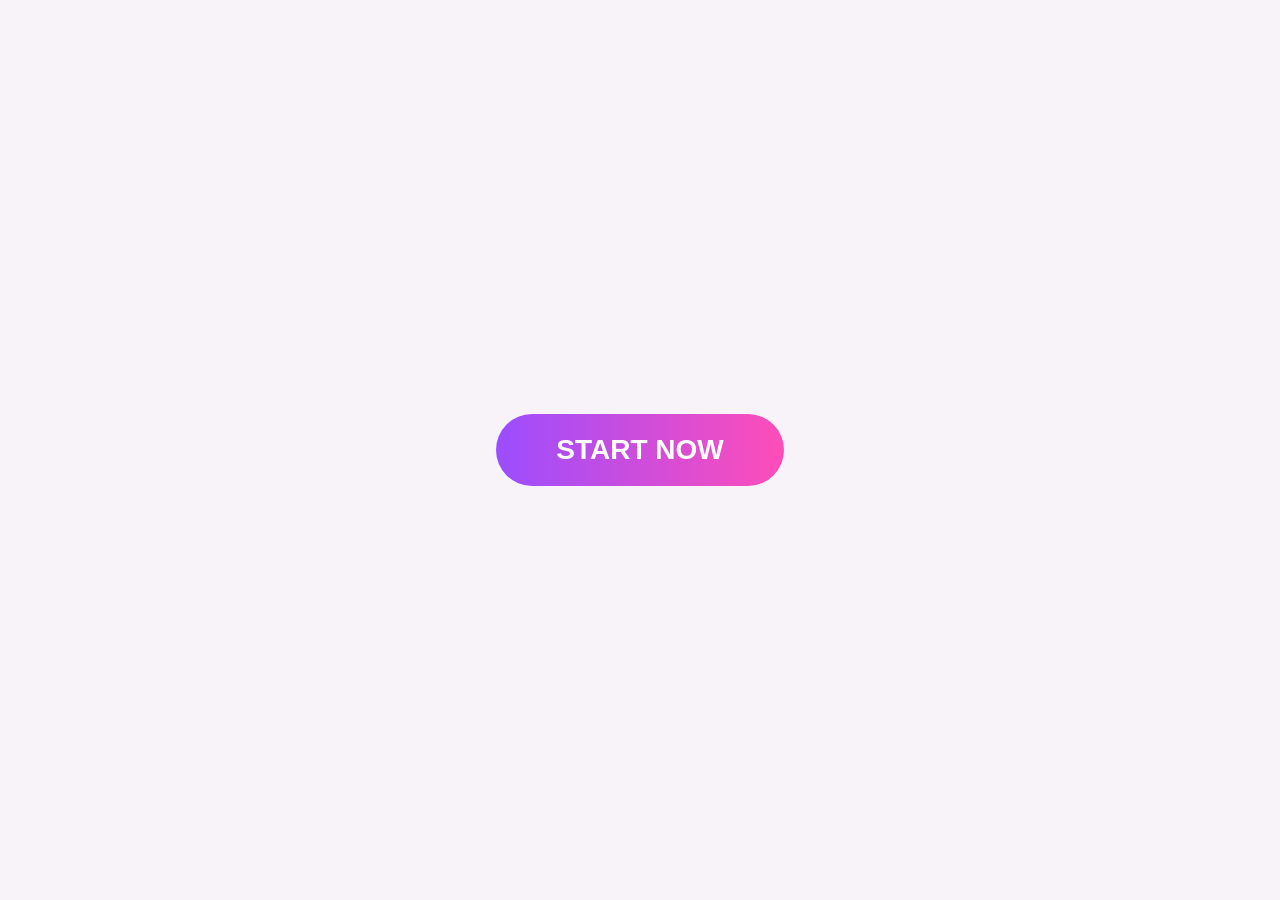
<file: index.html>
<!DOCTYPE html>
<html lang="en">

<head>
<meta charset="UTF-8">
<meta name="viewport" content="width=device-width, initial-scale=1.0">

<title>Legacy Pole & Aerial Dance Studio</title>

<style>

body{
margin:0;
font-family:Arial,sans-serif;
background:#f7f3f8;
display:flex;
justify-content:center;
align-items:center;
height:100vh;
}

.start-btn{
padding:20px 60px;
border-radius:50px;
background:linear-gradient(90deg,#9b4dff,#ff4db8);
color:white;
font-size:28px;
font-weight:bold;
text-decoration:none;
}

</style>
</head>

<body>

<a href="booking.html" class="start-btn">
START NOW
</a>

</body>
</html>
</file>
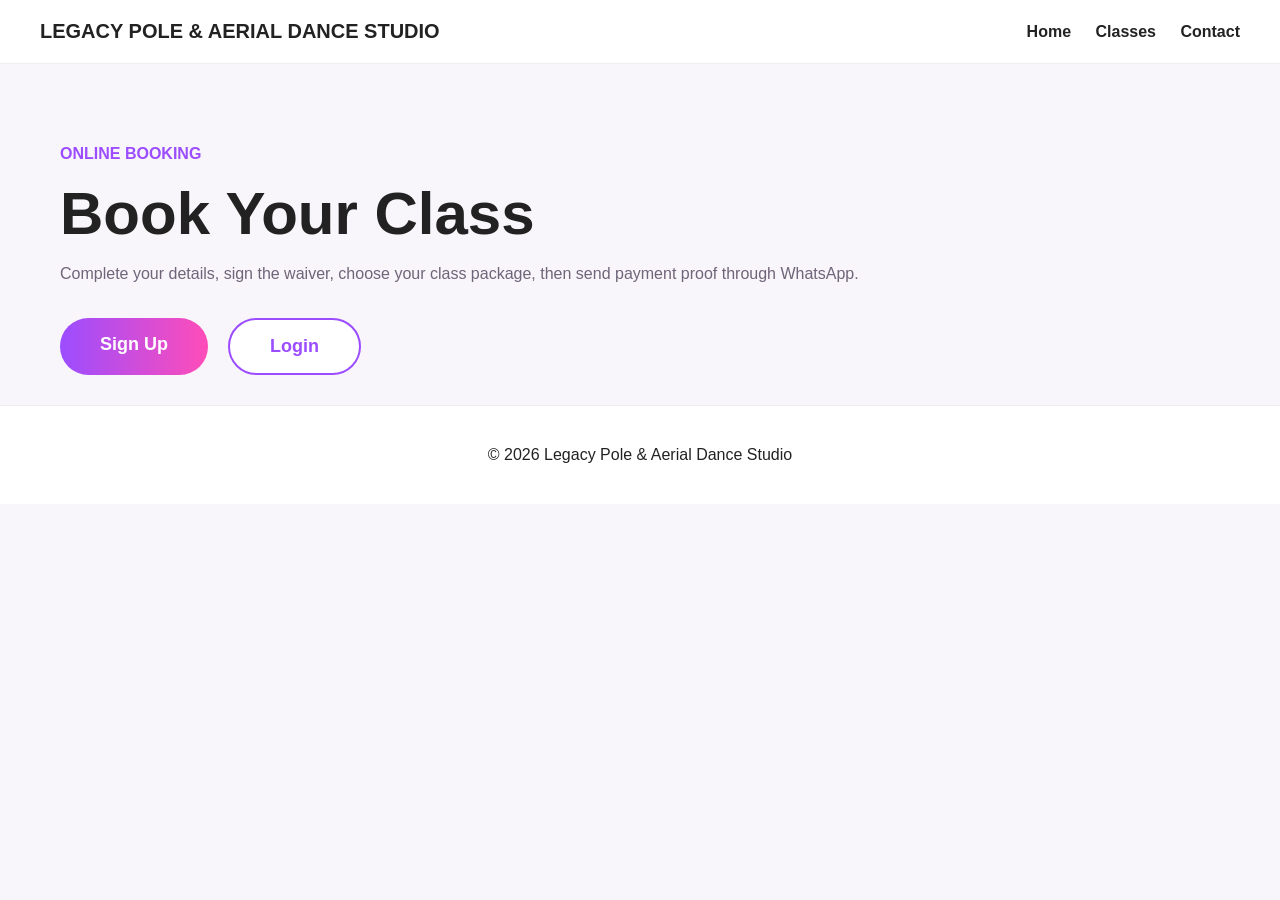
<file: booking.html>
<!DOCTYPE html>
<html lang="en">
<head>
<meta charset="UTF-8">
<meta name="viewport" content="width=device-width, initial-scale=1.0">

<title>Book Pole Classes | Legacy Pole & Aerial Dance Studio Cavite</title>

<meta name="description" content="Book pole dance and aerial classes in Cavite at Legacy Pole & Aerial Dance Studio. Secure online booking, waiver agreement, class packages, and payment instructions.">

<meta name="keywords" content="Pole Dance Cavite, Aerial Dance Cavite, Pole Studio Tanza, Pole Classes Philippines, Legacy Pole Studio, Pole Fitness Cavite">

<link rel="stylesheet" href="styles.css">

<style>

body{
font-family:Arial,sans-serif;
margin:0;
background:#f8f5fb;
color:#222;
}

header{
background:#fff;
padding:20px 40px;
display:flex;
justify-content:space-between;
align-items:center;
border-bottom:1px solid #eee;
position:sticky;
top:0;
z-index:999;
}

.logo{
font-weight:bold;
font-size:20px;
}

nav a{
margin-left:20px;
text-decoration:none;
color:#222;
font-weight:bold;
}

.hero{
padding:60px 20px 30px;
max-width:1200px;
margin:auto;
}

.hero h1{
font-size:60px;
margin-bottom:10px;
}

.steps{
display:grid;
grid-template-columns:repeat(5,1fr);
gap:10px;
margin-top:30px;
}

.step{
background:linear-gradient(90deg,#9b4dff,#ff4db8);
color:white;
padding:14px;
text-align:center;
border-radius:30px;
font-weight:bold;
}

.container{
max-width:1200px;
margin:auto;
display:grid;
grid-template-columns:1fr 1fr;
gap:30px;
padding:30px 20px 80px;
}

.card{
background:white;
padding:30px;
border-radius:25px;
box-shadow:0 4px 20px rgba(0,0,0,0.06);
}

h2{
font-size:28px;
margin-bottom:20px;
}

input,select,textarea{
width:100%;
padding:15px;
margin-bottom:20px;
border-radius:12px;
border:1px solid #ddd;
font-size:16px;
box-sizing:border-box;
}

button{
width:100%;
padding:18px;
border:none;
border-radius:40px;
background:linear-gradient(90deg,#9b4dff,#ff4db8);
color:white;
font-size:18px;
font-weight:bold;
cursor:pointer;
}

button:hover{
opacity:0.9;
}

.pdf-box{
height:500px;
border-radius:20px;
overflow:hidden;
border:1px solid #ddd;
margin-bottom:20px;
}

iframe{
width:100%;
height:100%;
border:none;
}

.check{
display:flex;
align-items:center;
gap:10px;
margin-bottom:20px;
}

footer{
text-align:center;
padding:40px;
background:white;
border-top:1px solid #eee;
}

@media(max-width:900px){

.hero h1{
font-size:42px;
}

.steps{
grid-template-columns:1fr;
}

.container{
grid-template-columns:1fr;
}

}
.start-options{
display:flex;
gap:20px;
margin-top:30px;
}

.start-action{
display:inline-block;
padding:16px 40px;
border-radius:40px;
background:linear-gradient(90deg,#9b4dff,#ff4db8);
color:white;
text-decoration:none;
font-weight:bold;
font-size:18px;
}

.start-action.secondary{
background:white;
color:#9b4dff;
border:2px solid #9b4dff;
}

@media(max-width:900px){
.start-options{
flex-direction:column;
}
}
</style>

</head>

<body>

<header>

<div class="logo">
LEGACY POLE & AERIAL DANCE STUDIO
</div>

<nav>
<a href="index.html">Home</a>
<a href="classes.html">Classes</a>
<a href="contact.html">Contact</a>
</nav>

</header>

<section class="hero">

<p style="color:#9b4dff;font-weight:bold;">
ONLINE BOOKING
</p>

<h1>Book Your Class</h1>

<p>
Complete your details, sign the waiver, choose your class package, then send payment proof through WhatsApp.
</p>

<div class="start-options">
  <a href="signup.html" class="start-action">Sign Up</a>
  <a href="login.html" class="start-action secondary">Login</a>
</div>

</section>


<footer>

© 2026 Legacy Pole & Aerial Dance Studio

</footer>

<script>

function validateWaiver(){

const waiverChecked =
document.getElementById("waiverAgree").checked;

const signature =
document.getElementById("signature").value.trim();

if(!waiverChecked){
alert("Please agree to the waiver before booking.");
return;
}

if(signature === ""){
alert("Please enter your digital signature.");
return;
}

sendBooking();

}

function sendBooking(){

const name =
document.getElementById("name").value;

const phone =
document.getElementById("phone").value;

const email =
document.getElementById("email").value;

const classType =
document.getElementById("classType").value;

const day =
document.getElementById("day").value;

const packageType =
document.getElementById("package").value;

const notes =
document.getElementById("notes").value;

const signature =
document.getElementById("signature").value;

const message =
`NEW BOOKING REQUEST

Name: ${name}
Phone: ${phone}
Email: ${email}

Class: ${classType}
Date: ${day}
Package: ${packageType}

Digital Signature:
${signature}

Notes:
${notes}`;

window.open(
`https://wa.me/639063782296?text=${encodeURIComponent(message)}`,
'_blank'
);

}

</script>

</body>
</html>
</file>
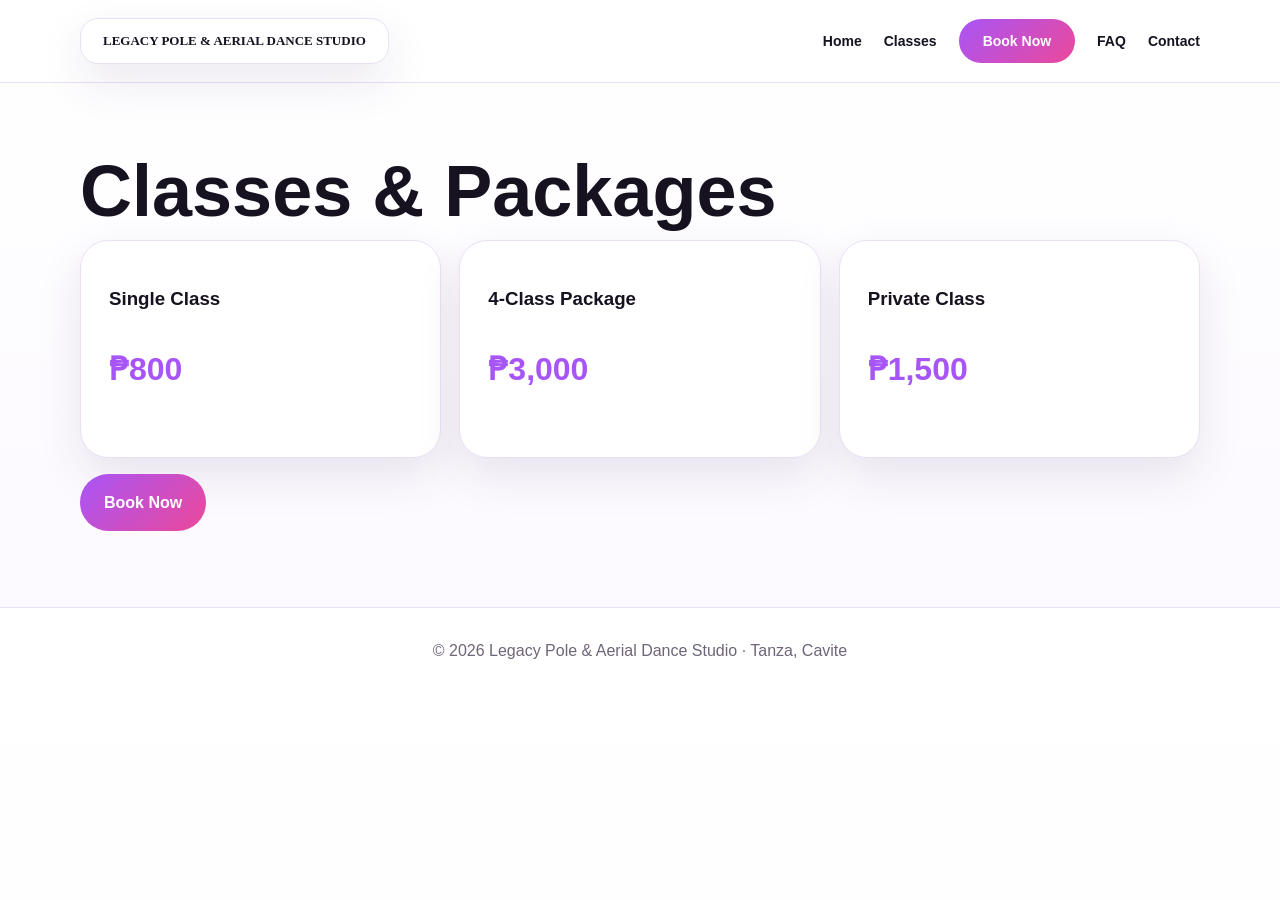
<file: classes.html>
<!doctype html><html lang="en"><head><meta charset="UTF-8"><meta name="viewport" content="width=device-width,initial-scale=1.0"><title>Classes & Rates | Legacy Pole & Aerial Dance Studio</title><meta name="description" content="View pole dance, aerial hoop, private class, and package rates at Legacy Pole & Aerial Dance Studio in Tanza, Cavite."><meta name="robots" content="index, follow"><link rel="canonical" href="https://arnseyy78-stack.github.io/pole-studio-site/classes.html"><meta property="og:title" content="Classes & Rates | Legacy Pole & Aerial Dance Studio"><meta property="og:description" content="View pole dance, aerial hoop, private class, and package rates at Legacy Pole & Aerial Dance Studio in Tanza, Cavite."><meta property="og:type" content="website"><meta property="og:image" content="https://arnseyy78-stack.github.io/pole-studio-site/studio1.jpg.png"><link rel="stylesheet" href="styles.css"></head><body><header class="site-header"><div class="container nav"><a class="logo-card" href="index.html">LEGACY POLE & AERIAL DANCE STUDIO</a><nav class="nav-links"><a href="index.html">Home</a><a href="classes.html">Classes</a><a href="booking.html" class="book-pill">Book Now</a><a href="faq.html">FAQ</a><a href="contact.html">Contact</a></nav></div></header><main class="section"><div class="container"><h1>Classes & Packages</h1><div class="grid-3"><div class="card"><h3>Single Class</h3><p class="price">₱800</p></div><div class="card"><h3>4-Class Package</h3><p class="price">₱3,000</p></div><div class="card"><h3>Private Class</h3><p class="price">₱1,500</p></div></div><p><a class="btn btn-primary" href="booking.html">Book Now</a></p></div></main><footer class="footer"><div class="container">© 2026 Legacy Pole & Aerial Dance Studio · Tanza, Cavite</div></footer></body></html>
</file>
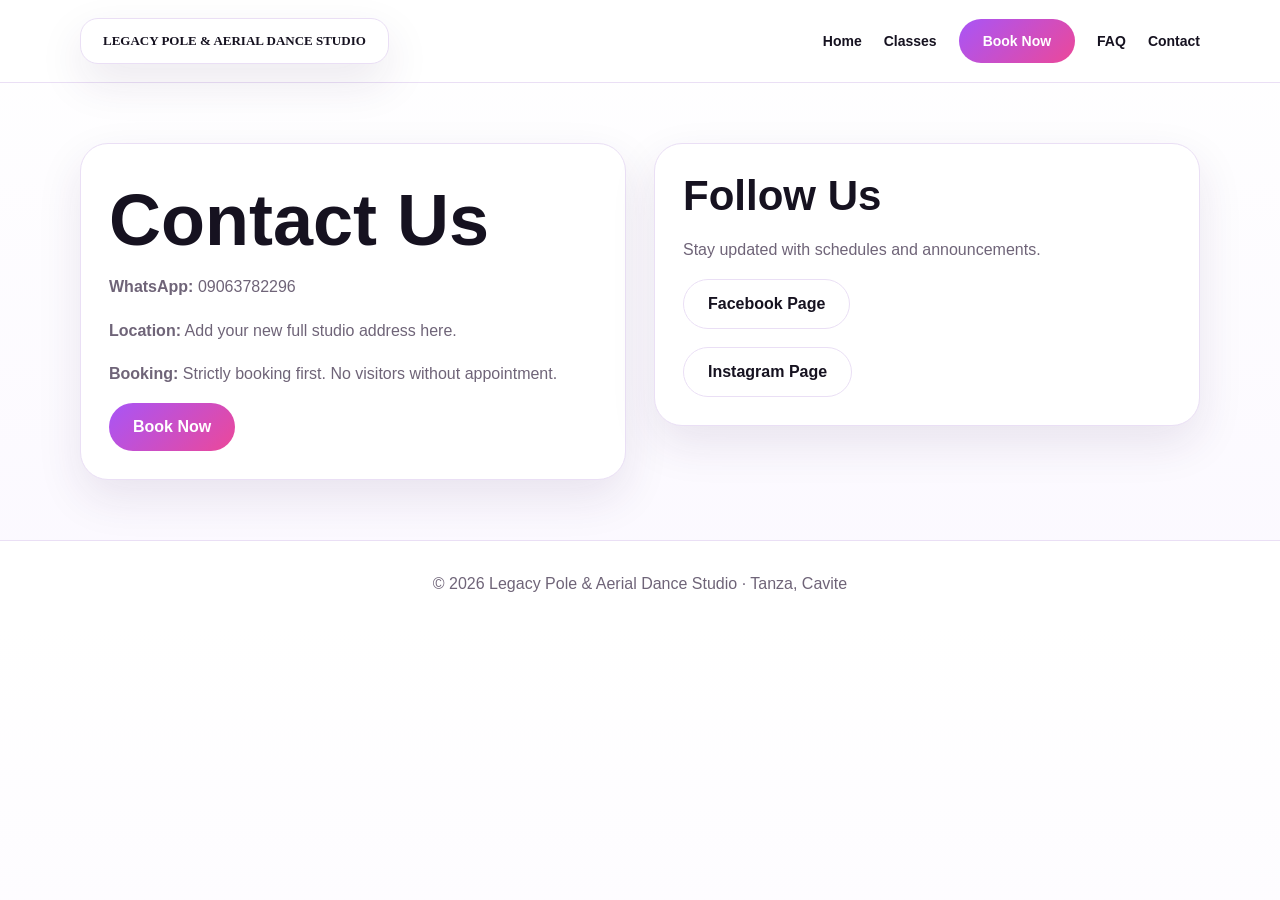
<file: contact.html>
<!doctype html><html lang="en"><head><meta charset="UTF-8"><meta name="viewport" content="width=device-width,initial-scale=1.0"><title>Contact | Legacy Pole & Aerial Dance Studio Tanza Cavite</title><meta name="description" content="Contact Legacy Pole & Aerial Dance Studio in Tanza, Cavite for bookings, class schedules, and studio information."><meta name="robots" content="index, follow"><link rel="canonical" href="https://arnseyy78-stack.github.io/pole-studio-site/contact.html"><meta property="og:title" content="Contact | Legacy Pole & Aerial Dance Studio Tanza Cavite"><meta property="og:description" content="Contact Legacy Pole & Aerial Dance Studio in Tanza, Cavite for bookings, class schedules, and studio information."><meta property="og:type" content="website"><meta property="og:image" content="https://arnseyy78-stack.github.io/pole-studio-site/studio1.jpg.png"><link rel="stylesheet" href="styles.css"></head><body><header class="site-header"><div class="container nav"><a class="logo-card" href="index.html">LEGACY POLE & AERIAL DANCE STUDIO</a><nav class="nav-links"><a href="index.html">Home</a><a href="classes.html">Classes</a><a href="booking.html" class="book-pill">Book Now</a><a href="faq.html">FAQ</a><a href="contact.html">Contact</a></nav></div></header><main class="section"><div class="container grid-2"><section class="card"><h1>Contact Us</h1><p><strong>WhatsApp:</strong> 09063782296</p><p><strong>Location:</strong> Add your new full studio address here.</p><p><strong>Booking:</strong> Strictly booking first. No visitors without appointment.</p><a class="btn btn-primary" href="booking.html">Book Now</a></section><section class="card"><h2>Follow Us</h2><p>Stay updated with schedules and announcements.</p><a class="btn btn-light" href="#">Facebook Page</a><br><br><a class="btn btn-light" href="#">Instagram Page</a></section></div></main><footer class="footer"><div class="container">© 2026 Legacy Pole & Aerial Dance Studio · Tanza, Cavite</div></footer></body></html>
</file>
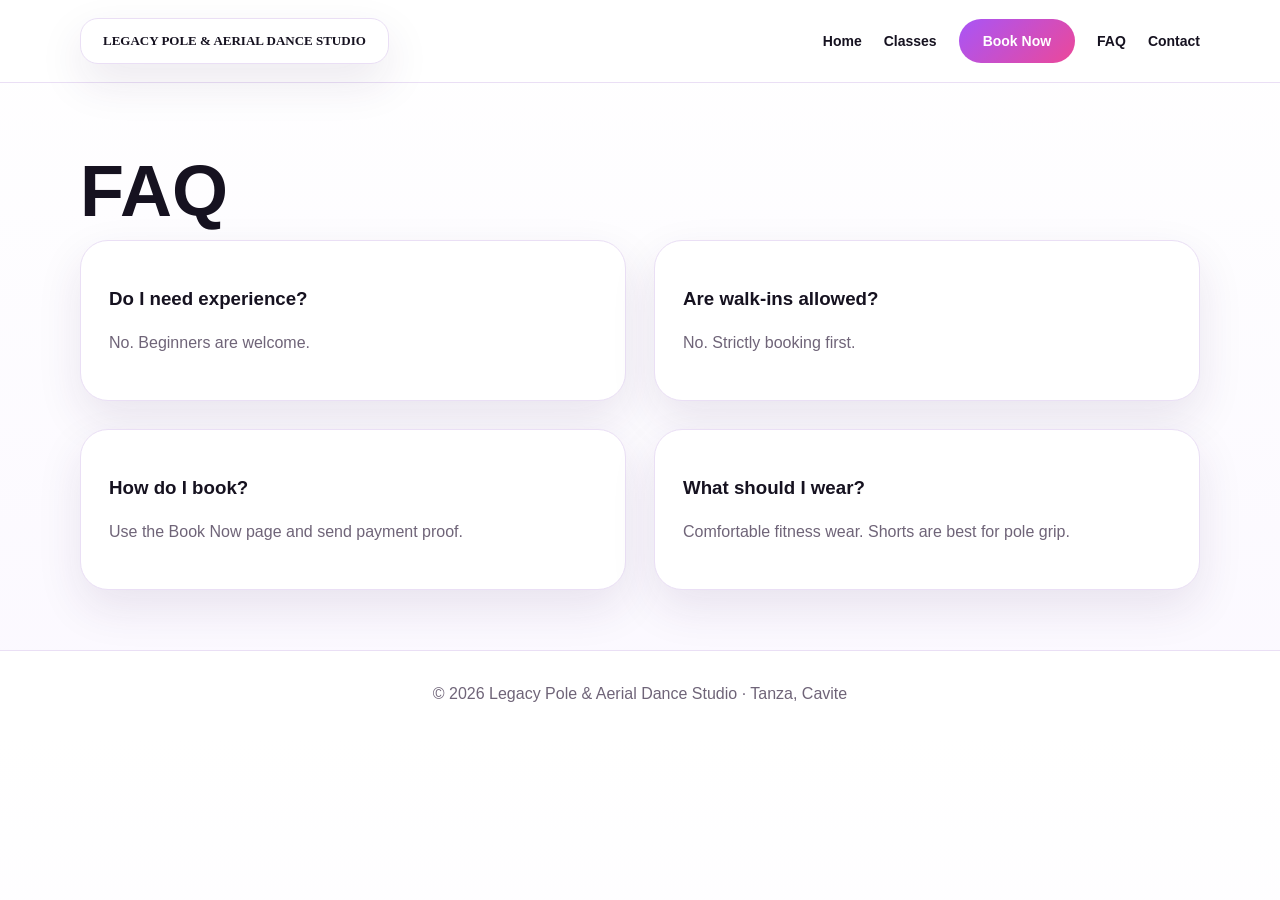
<file: faq.html>
<!doctype html><html lang="en"><head><meta charset="UTF-8"><meta name="viewport" content="width=device-width,initial-scale=1.0"><title>FAQ | Legacy Pole & Aerial Dance Studio</title><meta name="description" content="Frequently asked questions for beginner pole dance and aerial hoop students in Tanza, Cavite."><meta name="robots" content="index, follow"><link rel="canonical" href="https://arnseyy78-stack.github.io/pole-studio-site/faq.html"><meta property="og:title" content="FAQ | Legacy Pole & Aerial Dance Studio"><meta property="og:description" content="Frequently asked questions for beginner pole dance and aerial hoop students in Tanza, Cavite."><meta property="og:type" content="website"><meta property="og:image" content="https://arnseyy78-stack.github.io/pole-studio-site/studio1.jpg.png"><link rel="stylesheet" href="styles.css"></head><body><header class="site-header"><div class="container nav"><a class="logo-card" href="index.html">LEGACY POLE & AERIAL DANCE STUDIO</a><nav class="nav-links"><a href="index.html">Home</a><a href="classes.html">Classes</a><a href="booking.html" class="book-pill">Book Now</a><a href="faq.html">FAQ</a><a href="contact.html">Contact</a></nav></div></header><main class="section"><div class="container"><h1>FAQ</h1><div class="grid-2"><div class="card"><h3>Do I need experience?</h3><p>No. Beginners are welcome.</p></div><div class="card"><h3>Are walk-ins allowed?</h3><p>No. Strictly booking first.</p></div><div class="card"><h3>How do I book?</h3><p>Use the Book Now page and send payment proof.</p></div><div class="card"><h3>What should I wear?</h3><p>Comfortable fitness wear. Shorts are best for pole grip.</p></div></div></div></main><footer class="footer"><div class="container">© 2026 Legacy Pole & Aerial Dance Studio · Tanza, Cavite</div></footer></body></html>
</file>
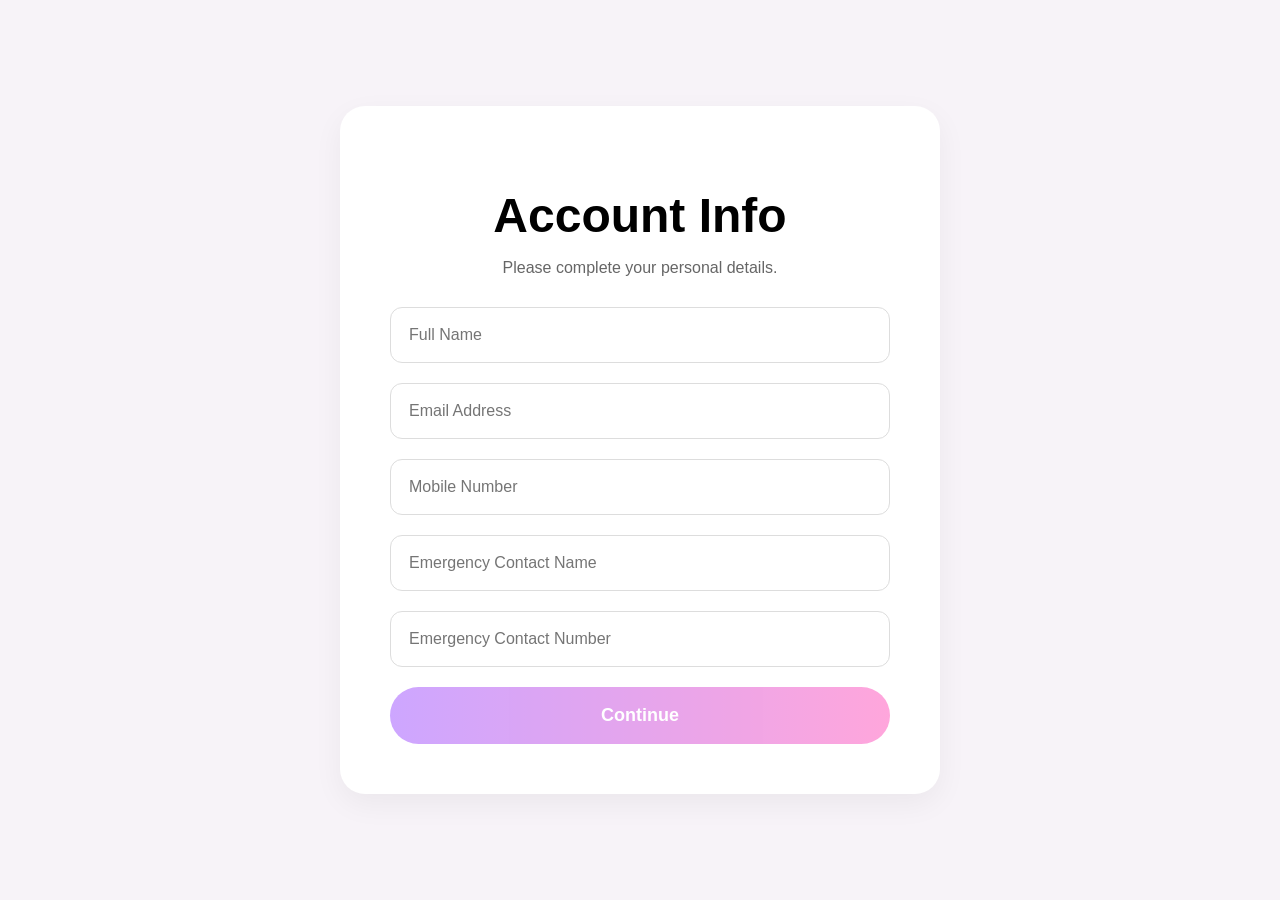
<file: signup.html>
<!DOCTYPE html>
<html lang="en">

<head>
<meta charset="UTF-8">
<meta name="viewport" content="width=device-width, initial-scale=1.0">

<title>Student Information | Legacy Pole Studio</title>

<style>

body{
margin:0;
font-family:Arial,sans-serif;
background:#f7f3f8;
display:flex;
justify-content:center;
align-items:center;
height:100vh;
}

.container{
background:white;
padding:50px;
border-radius:25px;
width:90%;
max-width:500px;
box-shadow:0 10px 30px rgba(0,0,0,0.05);
}

h1{
font-size:48px;
margin-bottom:10px;
text-align:center;
}

p{
text-align:center;
color:#666;
margin-bottom:30px;
}

input{
width:100%;
padding:18px;
margin-bottom:20px;
border-radius:12px;
border:1px solid #ddd;
font-size:16px;
box-sizing:border-box;
}

button{
width:100%;
padding:18px;
border:none;
border-radius:50px;
background:linear-gradient(90deg,#9b4dff,#ff4db8);
color:white;
font-size:18px;
font-weight:bold;
cursor:pointer;
}

button:hover{
opacity:0.9;
}

</style>
</head>
<script>

const inputs = document.querySelectorAll("input");
const button = document.getElementById("continueBtn");

function checkForm() {

    let allFilled = true;

    inputs.forEach(input => {
        if(input.value.trim() === ""){
            allFilled = false;
        }
    });

    if(allFilled){
        button.disabled = false;
        button.style.opacity = "1";
        button.style.cursor = "pointer";
    } else {
        button.disabled = true;
        button.style.opacity = "0.5";
        button.style.cursor = "not-allowed";
    }
}

inputs.forEach(input => {
    input.addEventListener("input", checkForm);
});

checkForm();

</script>
<body>

<div class="container">

<h1>Account Info</h1>

<p>Please complete your personal details.</p>

<form action="waiver.html">

<input type="text" placeholder="Full Name" required>

<input type="email" placeholder="Email Address" required>

<input type="tel" placeholder="Mobile Number" required>

<input type="text" placeholder="Emergency Contact Name">

<input type="tel" placeholder="Emergency Contact Number">

<button class="btn" id="continueBtn" disabled style="opacity:0.5;cursor:not-allowed;">
Continue
</button>

</form>

</div>
</file>
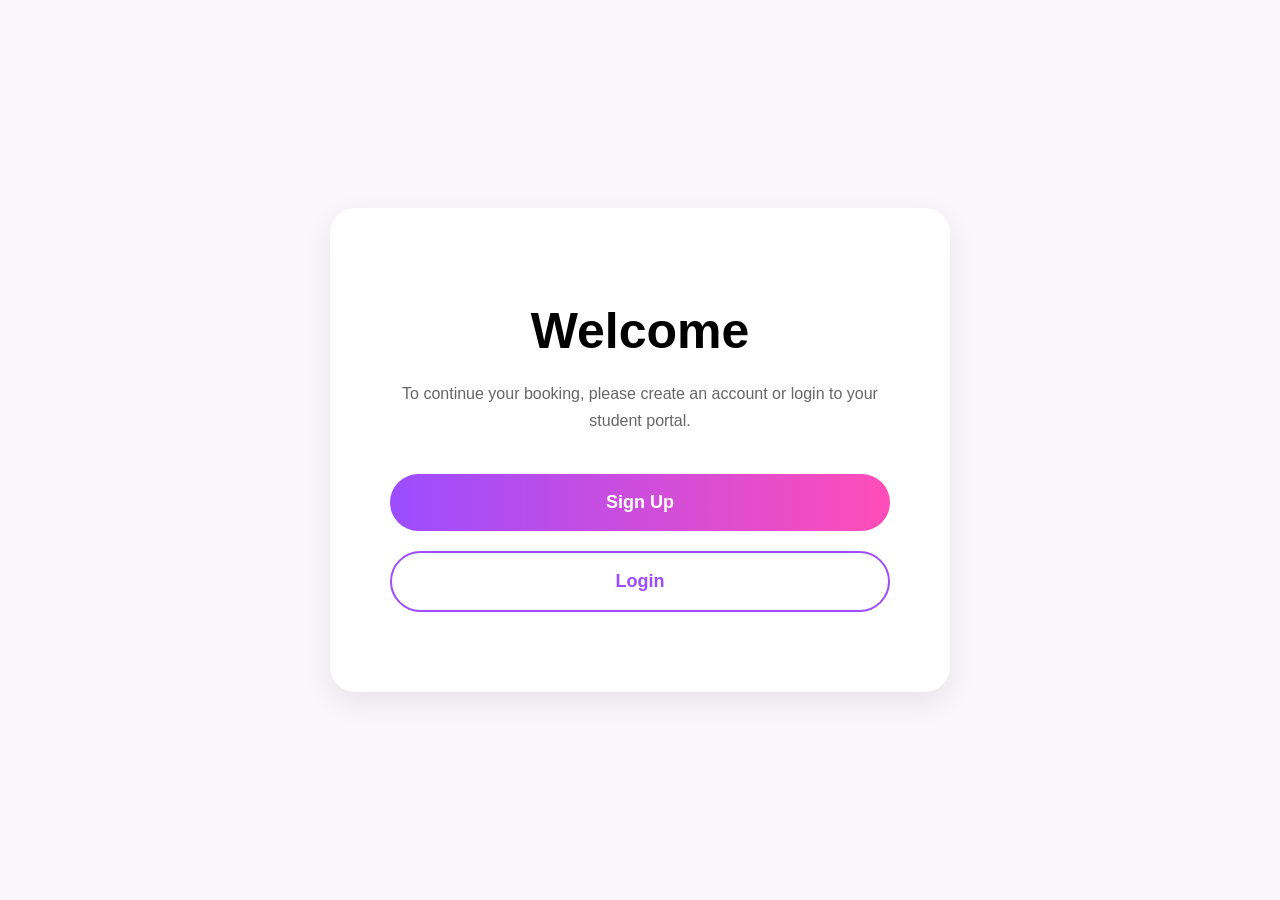
<file: start.html>
<!DOCTYPE html>
<html lang="en">

<head>
<meta charset="UTF-8
  ">
<meta name="viewport" content="width=device-width, initial-scale=1.0">

<title>Start Booking | Legacy Pole Studio</title>

<style>

body{
margin:0;
font-family:Arial,sans-serif;
background:#faf7fc;
display:flex;
justify-content:center;
align-items:center;
height:100vh;
}

.container{
background:white;
padding:60px;
border-radius:25px;
box-shadow:0 10px 30px rgba(0,0,0,0.08);
text-align:center;
max-width:500px;
width:90%;
}

h1{
font-size:50px;
margin-bottom:20px;
}

p{
color:#666;
line-height:1.7;
margin-bottom:40px;
}

.btn{
display:block;
padding:18px;
margin-bottom:20px;
border-radius:50px;
text-decoration:none;
font-weight:bold;
font-size:18px;
}

.signup{
background:linear-gradient(90deg,#9b4dff,#ff4db8);
color:white;
}

.login{
border:2px solid #9b4dff;
color:#9b4dff;
}

</style>

</head>

<body>

<div class="container">

<h1>Welcome</h1>

<p>
To continue your booking, please create an account or login to your student portal.
</p>

<a href="signup.html" class="btn signup">
Sign Up
</a>

<a href="login.html" class="btn login">
Login
</a>

</div>

</body>
</html>
</file>
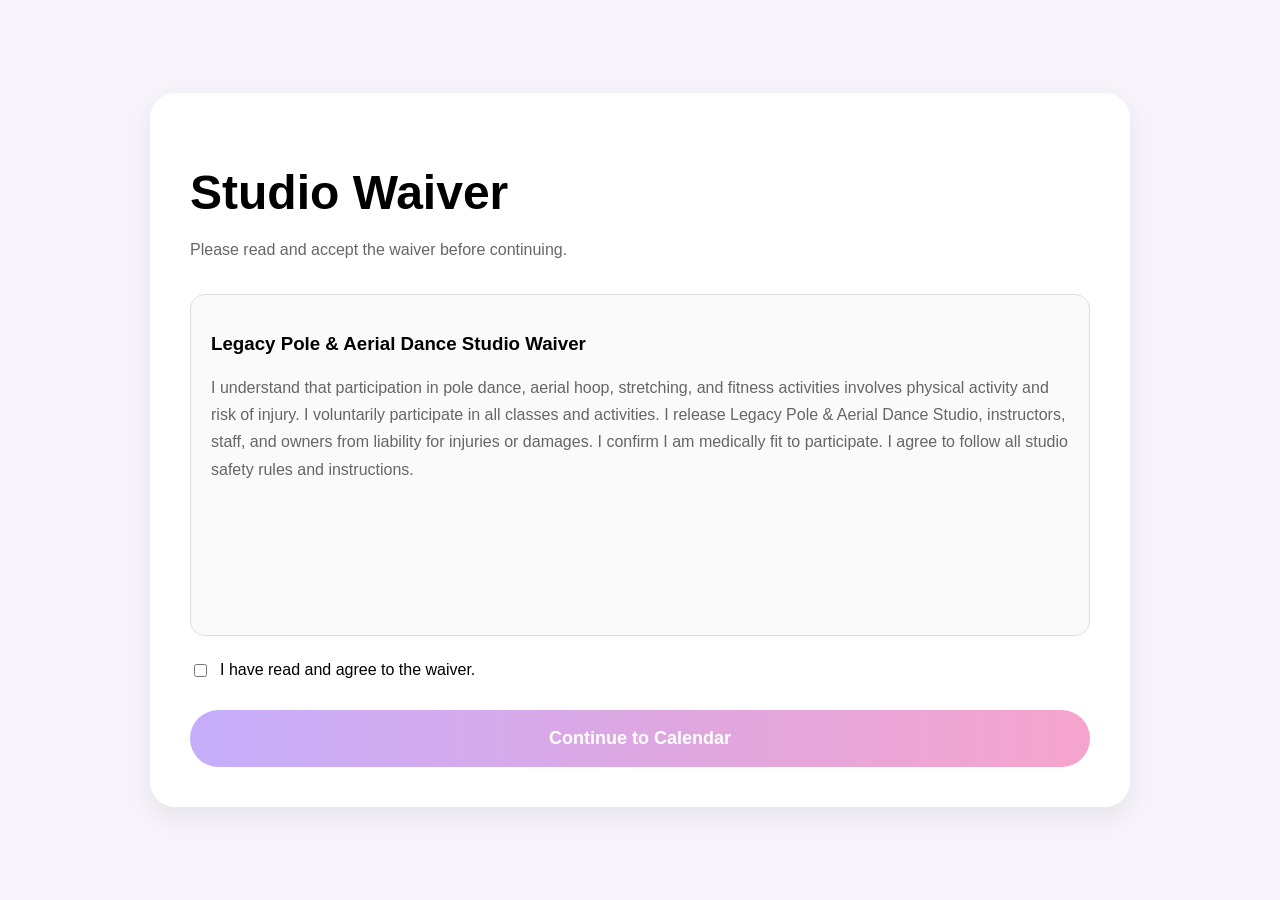
<file: waiver.html>
<!DOCTYPE html>
<html lang="en">
<head>
<meta charset="UTF-8">
<meta name="viewport" content="width=device-width, initial-scale=1.0">

<title>Waiver | Legacy Pole Studio</title>

<style>

body{
    margin:0;
    font-family:Arial,sans-serif;
    background:#f7f5fb;
    display:flex;
    justify-content:center;
    align-items:center;
    min-height:100vh;
}

.container{
    background:white;
    width:90%;
    max-width:900px;
    padding:40px;
    border-radius:25px;
    box-shadow:0 10px 30px rgba(0,0,0,0.08);
}

h1{
    font-size:48px;
    margin-bottom:10px;
}

p{
    color:#666;
    line-height:1.7;
}

.waiver-box{
    margin-top:30px;
    height:300px;
    overflow-y:scroll;
    border:1px solid #ddd;
    padding:20px;
    border-radius:15px;
    background:#fafafa;
}

.checkbox{
    margin-top:25px;
    display:flex;
    align-items:center;
    gap:10px;
}

button{
    width:100%;
    margin-top:30px;
    padding:18px;
    border:none;
    border-radius:50px;
    background:linear-gradient(90deg,#8b5cf6,#ec4899);
    color:white;
    font-size:18px;
    font-weight:bold;
    cursor:not-allowed;
    opacity:0.5;
}

</style>
</head>

<body>

<div class="container">

<h1>Studio Waiver</h1>

<p>Please read and accept the waiver before continuing.</p>

<div class="waiver-box">

<h3>Legacy Pole & Aerial Dance Studio Waiver</h3>

<p>
I understand that participation in pole dance, aerial hoop,
stretching, and fitness activities involves physical activity
and risk of injury.

I voluntarily participate in all classes and activities.

I release Legacy Pole & Aerial Dance Studio, instructors,
staff, and owners from liability for injuries or damages.

I confirm I am medically fit to participate.

I agree to follow all studio safety rules and instructions.
</p>

</div>

<div class="checkbox">
<input type="checkbox" id="agree">
<label for="agree">
I have read and agree to the waiver.
</label>
</div>

<button id="continueBtn" disabled>
Continue to Calendar
</button>

</div>

<script>

const checkbox = document.getElementById("agree");
const button = document.getElementById("continueBtn");

checkbox.addEventListener("change", function(){

    if(this.checked){
        button.disabled = false;
        button.style.opacity = "1";
        button.style.cursor = "pointer";
    } else {
        button.disabled = true;
        button.style.opacity = "0.5";
        button.style.cursor = "not-allowed";
    }

});

button.addEventListener("click", function(){
    window.location.href = "calendar.html";
});

</script>

</body>
</html>
</file>
<file: styles.css>
:root{--bg:#fbf8ff;--card:#fff;--ink:#161220;--muted:#6f6478;--accent:#a855f7;--accent2:#ec4899;--line:#eadff5;--shadow:0 18px 45px rgba(58,31,86,.10)}
*{box-sizing:border-box}body{margin:0;font-family:Arial,Helvetica,sans-serif;color:var(--ink);background:linear-gradient(180deg,#fff,var(--bg))}
a{text-decoration:none;color:inherit}.container{width:min(1120px,92%);margin:auto}.site-header{position:sticky;top:0;z-index:10;background:rgba(255,255,255,.94);border-bottom:1px solid var(--line)}
.nav{display:flex;align-items:center;justify-content:space-between;min-height:82px;gap:20px}.logo-card{background:#fff;border:1px solid var(--line);border-radius:18px;padding:14px 22px;box-shadow:var(--shadow);font-family:Georgia,serif;font-weight:700;font-size:13px}
.nav-links{display:flex;align-items:center;gap:22px;font-weight:700;font-size:14px}.book-pill,.btn-primary{color:#fff;background:linear-gradient(135deg,var(--accent),var(--accent2))}
.book-pill{padding:14px 24px;border-radius:999px}.hero,.section,.booking-wrap{padding:60px 0}.hero-grid,.booking-grid,.grid-2{display:grid;grid-template-columns:1fr 1fr;gap:28px;align-items:start}
.grid-3{display:grid;grid-template-columns:repeat(3,1fr);gap:18px}.eyebrow{color:var(--accent);font-weight:800;letter-spacing:.12em;text-transform:uppercase}
h1{font-size:clamp(42px,6vw,72px);line-height:1.02;margin:12px 0}h2{font-size:clamp(28px,4vw,42px);margin:0 0 14px}p{line-height:1.7;color:var(--muted)}
.card,.panel,.hero-card{background:var(--card);border:1px solid var(--line);border-radius:28px;box-shadow:var(--shadow);overflow:hidden}.card,.panel{padding:28px}.hero-card img{height:430px;width:100%;object-fit:cover}
.btn{border:0;border-radius:999px;padding:15px 24px;font-weight:800;cursor:pointer;display:inline-flex;align-items:center;justify-content:center}.btn-light{background:#fff;border:1px solid var(--line);color:var(--ink)}
.price{font-size:32px;font-weight:900;color:var(--accent)}.footer{border-top:1px solid var(--line);text-align:center;padding:34px 0;color:var(--muted);background:#fff}
.progress{display:grid;grid-template-columns:repeat(5,1fr);gap:8px;margin:26px 0}.step-dot{background:#fff;border:1px solid var(--line);border-radius:999px;padding:10px;text-align:center;font-size:12px;font-weight:800;color:var(--muted)}.step-dot.active{background:linear-gradient(135deg,var(--accent),var(--accent2));color:#fff}
.booking-form{display:grid;gap:14px}label{font-weight:800;font-size:14px}input,select,textarea{width:100%;padding:14px;border:1px solid var(--line);border-radius:14px;font-size:16px;background:#fff;color:var(--ink)}textarea{min-height:95px}.form-row{display:grid;grid-template-columns:1fr 1fr;gap:14px}
.waiver-frame{width:100%;height:360px;border:1px solid var(--line);border-radius:16px;background:#fff}.checkline{display:flex;gap:10px;align-items:flex-start;font-weight:700;color:var(--ink)}.checkline input{width:auto;margin-top:4px}
.notice,.payment-box{border-radius:18px;padding:18px}.notice{background:#fff7ed;border:1px solid #fed7aa}.payment-box{background:#faf5ff;border:1px solid var(--line)}.hidden{display:none}.confirmation{background:#ecfdf5;border:1px solid #a7f3d0;border-radius:18px;padding:18px;margin-top:16px}
@media(max-width:850px){.nav{flex-direction:column;padding:14px 0}.nav-links{flex-wrap:wrap;justify-content:center;gap:14px}.hero-grid,.grid-2,.grid-3,.booking-grid{grid-template-columns:1fr}.progress{grid-template-columns:1fr 1fr}.form-row{grid-template-columns:1fr}.hero-card img{height:300px}}
</file>
